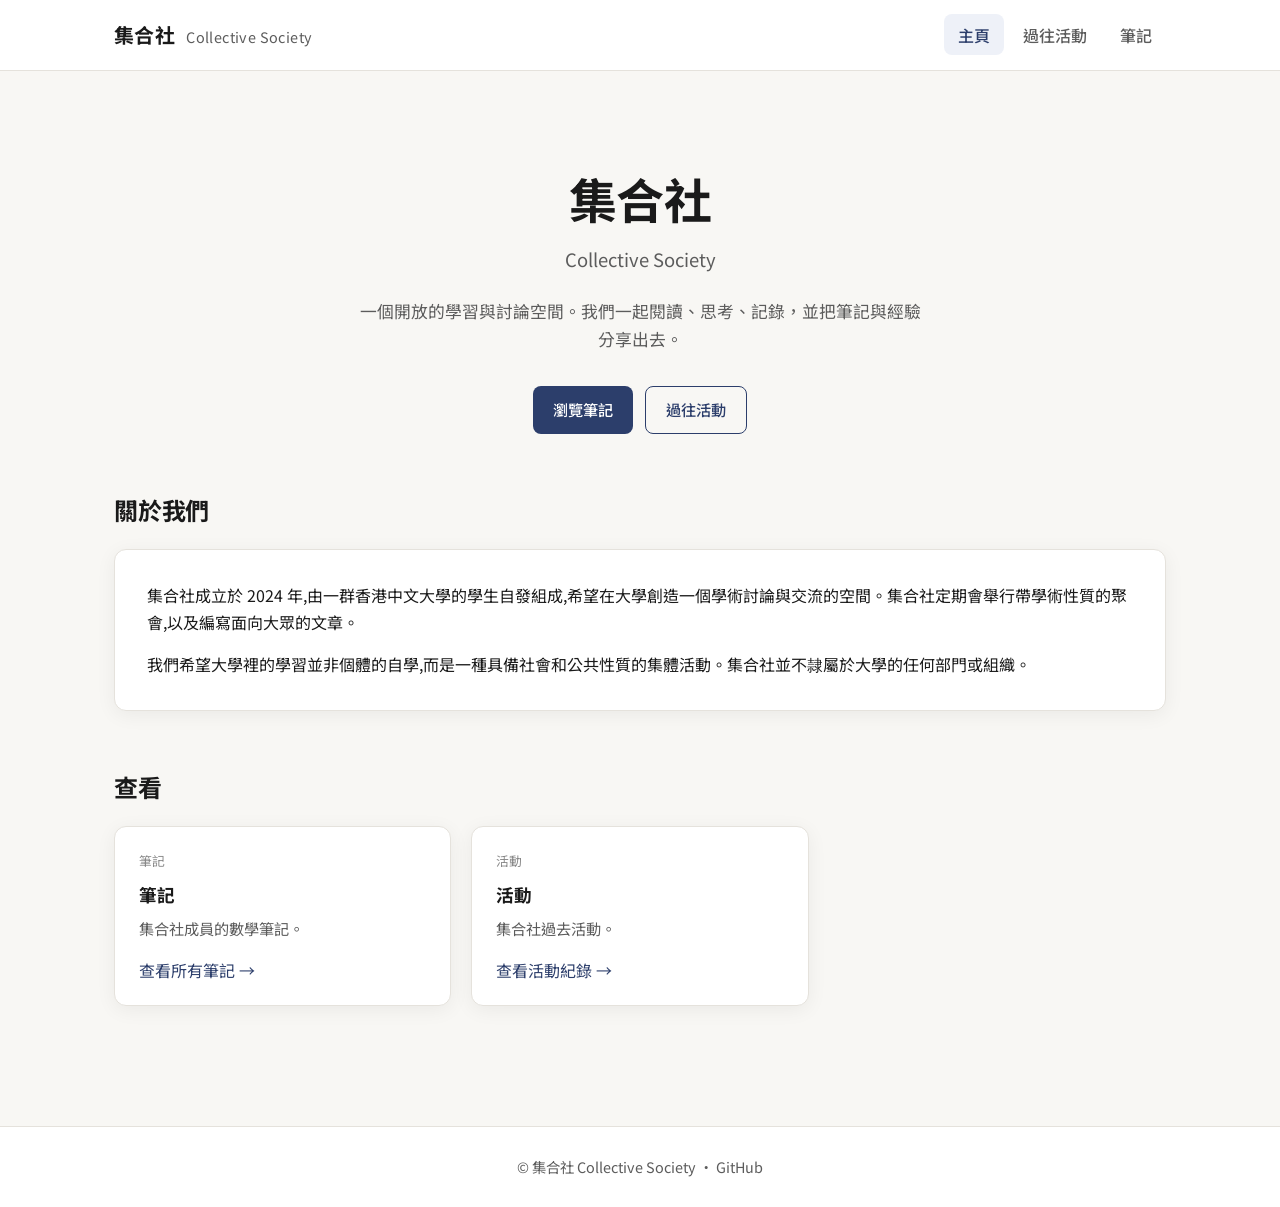
<file: index.html>
<!DOCTYPE html>
<html lang="zh-Hant">
<head>
  <meta charset="UTF-8" />
  <meta name="viewport" content="width=device-width, initial-scale=1" />
  <title>主頁 · 集合社 Collective Society</title>
  <meta name="description" content="集合社 Collective Society — 學習、討論與筆記分享的集體空間" />
  <link rel="preconnect" href="https://fonts.googleapis.com" />
  <link rel="preconnect" href="https://fonts.gstatic.com" crossorigin />
  <link href="https://fonts.googleapis.com/css2?family=Noto+Sans+TC:wght@400;500;700&family=Inter:wght@400;500;600;700&display=swap" rel="stylesheet" />
  <link rel="stylesheet" href="style.css" />
</head>
<body>
  <header class="site-header">
    <div class="header-inner">
      <a href="index.html" class="logo">集合社 <span>Collective Society</span></a>
      <nav class="nav">
        <a href="index.html" class="active">主頁</a>
        <a href="events.html">過往活動</a>
        <a href="notes.html">筆記</a>
      </nav>
    </div>
  </header>

  <main>
    <section class="hero">
      <h1>集合社</h1>
      <p class="subtitle">Collective Society</p>
      <p class="lead">一個開放的學習與討論空間。我們一起閱讀、思考、記錄，並把筆記與經驗分享出去。</p>
      <div style="display:flex; gap:0.75rem; justify-content:center; flex-wrap:wrap;">
        <a class="btn" href="notes.html">瀏覽筆記</a>
        <a class="btn btn-outline" href="events.html">過往活動</a>
      </div>
    </section>

    <section class="section">
      <h2 class="section-title">關於我們</h2>
      <div class="about-box">
        <p>集合社成立於 2024 年,由一群香港中文大學的學生自發組成,希望在大學創造一個學術討論與交流的空間。集合社定期會舉行帶學術性質的聚會,以及編寫面向大眾的文章。</p>
        <p>我們希望大學裡的學習並非個體的自學,而是一種具備社會和公共性質的集體活動。集合社並不隷屬於大學的任何部門或組織。</p>
      </div>
    </section>

    <section class="section">
      <h2 class="section-title">查看</h2>
      <div class="cards">
        <article class="card">
          <div class="meta">筆記</div>
          <h3>筆記</h3>
          <p>集合社成員的數學筆記。</p>
          <a href="notes.html">查看所有筆記 →</a>
        </article>
        <article class="card">
          <div class="meta">活動</div>
          <h3>活動</h3>
          <p>集合社過去活動。</p>
          <a href="events.html">查看活動紀錄 →</a>
        </article>
      </div>
    </section>
  </main>

  <footer class="site-footer">
    <p>© 集合社 Collective Society · <a href="https://github.com/KelvinHoKaHim/collective-society" target="_blank" rel="noopener">GitHub</a></p>
  </footer>
</body>
</html>
</file>
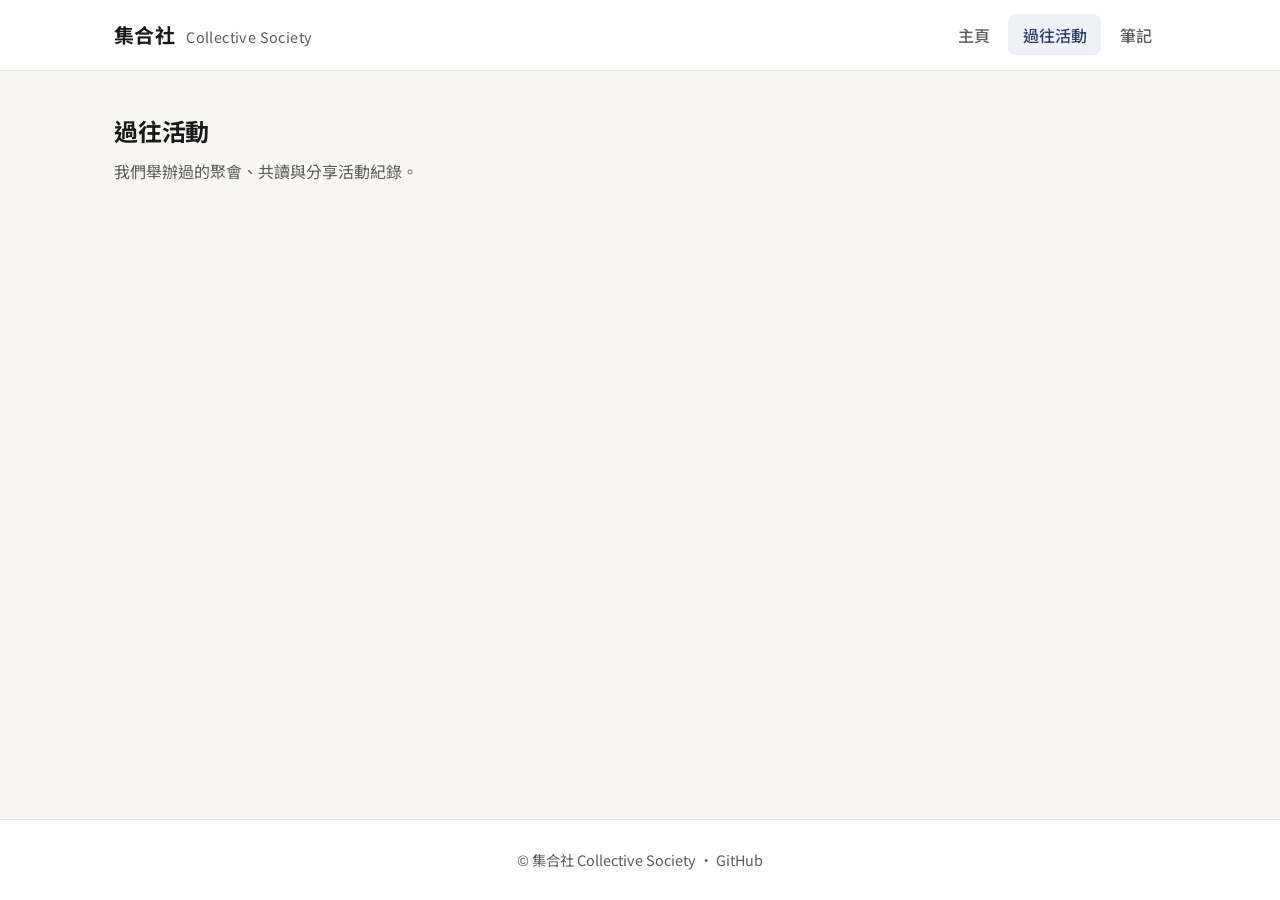
<file: events.html>
<!DOCTYPE html>
<html lang="zh-Hant">
<head>
  <meta charset="UTF-8" />
  <meta name="viewport" content="width=device-width, initial-scale=1" />
  <title>過往活動 · 集合社 Collective Society</title>
  <meta name="description" content="集合社過往活動紀錄" />
  <link rel="preconnect" href="https://fonts.googleapis.com" />
  <link rel="preconnect" href="https://fonts.gstatic.com" crossorigin />
  <link href="https://fonts.googleapis.com/css2?family=Noto+Sans+TC:wght@400;500;700&family=Inter:wght@400;500;600;700&display=swap" rel="stylesheet" />
  <link rel="stylesheet" href="style.css" />
</head>
<body>
  <header class="site-header">
    <div class="header-inner">
      <a href="index.html" class="logo">集合社 <span>Collective Society</span></a>
      <nav class="nav">
        <a href="index.html">主頁</a>
        <a href="events.html" class="active">過往活動</a>
        <a href="notes.html">筆記</a>
      </nav>
    </div>
  </header>

  <main>
    <h1 class="section-title" style="margin-bottom:0.5rem;">過往活動</h1>
    <p style="color:var(--text-muted); margin-bottom:2rem;">我們舉辦過的聚會、共讀與分享活動紀錄。</p>
    <!--
    <div class="event-list">
      
      <article class="event-item">
        <div class="event-date">2026-07</div>
        <div>
          <h3>第三次聚會 · 現象學與數學基礎</h3>
          <p>討論 Husserl 與數學中的「直觀」問題。有筆記可於「筆記」頁下載。</p>
        </div>
      </article>

      <article class="event-item">
        <div class="event-date">2026-05</div>
        <div>
          <h3>第二次聚會 · 共讀《存在與時間》選章</h3>
          <p>聚焦「在世存在」與世界概念。參與者分享各自的閱讀筆記。</p>
        </div>
      </article>

      <article class="event-item">
        <div class="event-date">2026-03</div>
        <div>
          <h3>第一次聚會 · 集合社成立與方向討論</h3>
          <p>互相認識、討論未來想讀的文本與形式。正式開始。</p>
        </div>
      </article>
    </div>
  -->

  </main>

  <footer class="site-footer">
    <p>© 集合社 Collective Society · <a href="https://github.com/KelvinHoKaHim/collective-society" target="_blank" rel="noopener">GitHub</a></p>
  </footer>
</body>
</html>
</file>
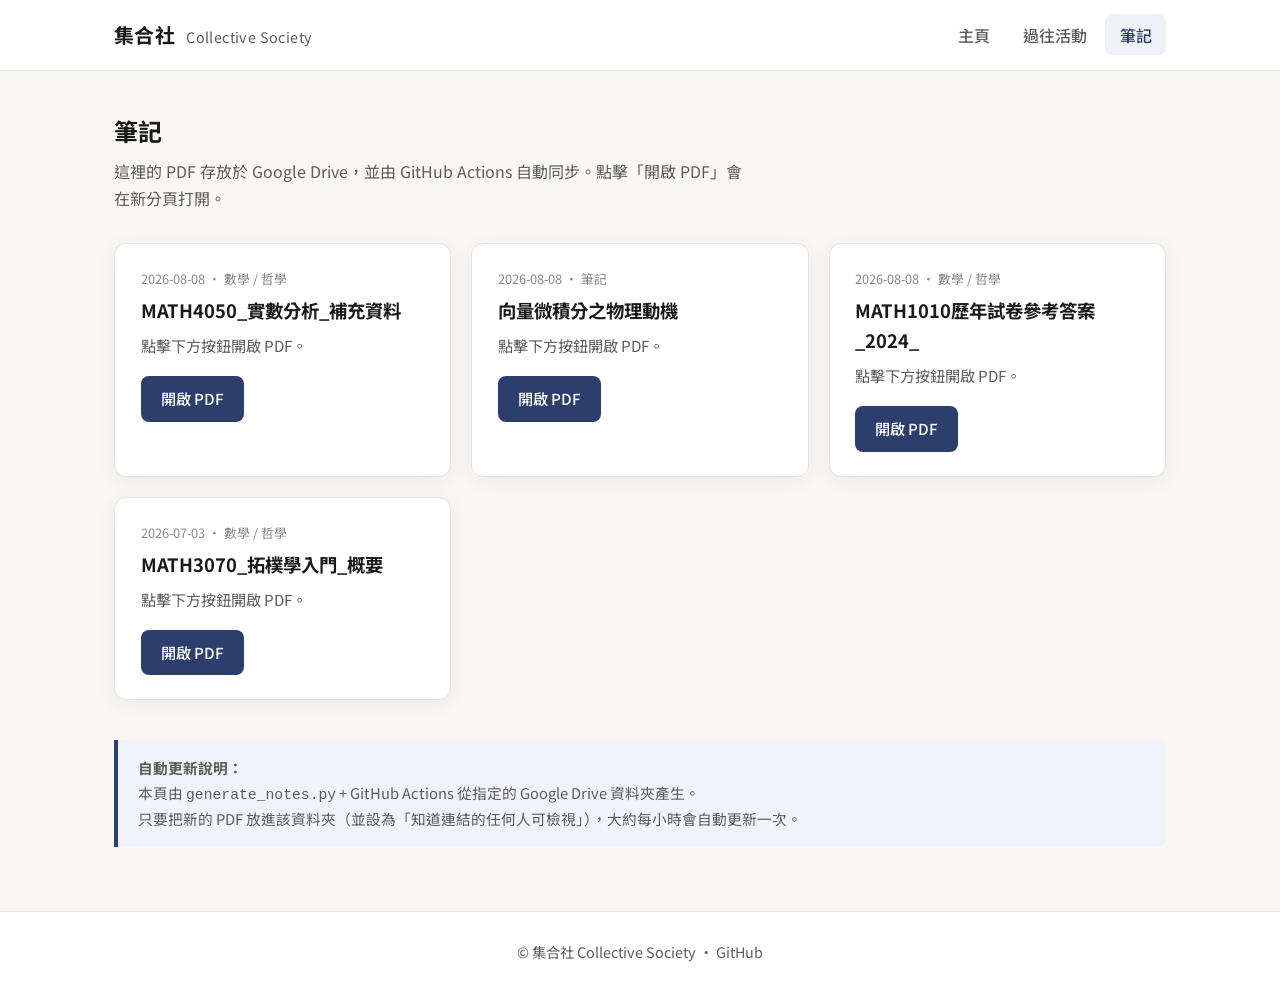
<file: notes.html>
<!DOCTYPE html>
<html lang="zh-Hant">
<head>
  <meta charset="UTF-8" />
  <meta name="viewport" content="width=device-width, initial-scale=1" />
  <title>筆記 · 集合社 Collective Society</title>
  <meta name="description" content="集合社筆記與 PDF 分享（自動從 Google Drive 更新）" />
  <link rel="preconnect" href="https://fonts.googleapis.com" />
  <link rel="preconnect" href="https://fonts.gstatic.com" crossorigin />
  <link href="https://fonts.googleapis.com/css2?family=Noto+Sans+TC:wght@400;500;700&family=Inter:wght@400;500;600;700&display=swap" rel="stylesheet" />
  <link rel="stylesheet" href="style.css" />
</head>
<body>
  <header class="site-header">
    <div class="header-inner">
      <a href="index.html" class="logo">集合社 <span>Collective Society</span></a>
      <nav class="nav">
        <a href="index.html">主頁</a>
        <a href="events.html">過往活動</a>
        <a href="notes.html" class="active">筆記</a>
      </nav>
    </div>
  </header>

  <main>
    <h1 class="section-title" style="margin-bottom:0.5rem;">筆記</h1>
    <p style="color:var(--text-muted); margin-bottom:2rem;">
      這裡的 PDF 存放於 Google Drive，並由 GitHub Actions 自動同步。點擊「開啟 PDF」會在新分頁打開。
    </p>

    <div class="cards" style="margin-bottom:2.5rem;">
      <article class="note-card">
        <div class="note-meta">2026-08-08 · 數學 / 哲學</div>
        <h3>MATH4050_實數分析_補充資料</h3>
        <p>點擊下方按鈕開啟 PDF。</p>
        <a class="btn" href="https://drive.google.com/file/d/1ryS7A8uRjYAkbOGfjrm0JfoeOSpc0yLO/view?usp=drivesdk" target="_blank" rel="noopener">開啟 PDF</a>
      </article>
      <article class="note-card">
        <div class="note-meta">2026-08-08 · 筆記</div>
        <h3>向量微積分之物理動機</h3>
        <p>點擊下方按鈕開啟 PDF。</p>
        <a class="btn" href="https://drive.google.com/file/d/1B4rDmk1IFZWUaa1GVhWp3ONfeAaHxpnW/view?usp=drivesdk" target="_blank" rel="noopener">開啟 PDF</a>
      </article>
      <article class="note-card">
        <div class="note-meta">2026-08-08 · 數學 / 哲學</div>
        <h3>MATH1010歷年試卷參考答案_2024_</h3>
        <p>點擊下方按鈕開啟 PDF。</p>
        <a class="btn" href="https://drive.google.com/file/d/11nGItJQD5UJniF4R43Yx8tSdpXwOgXuP/view?usp=drivesdk" target="_blank" rel="noopener">開啟 PDF</a>
      </article>
      <article class="note-card">
        <div class="note-meta">2026-07-03 · 數學 / 哲學</div>
        <h3>MATH3070_拓樸學入門_概要</h3>
        <p>點擊下方按鈕開啟 PDF。</p>
        <a class="btn" href="https://drive.google.com/file/d/1kcVMPu7pHuaRwdQkffsJU21MDc_Bp_zS/view?usp=drivesdk" target="_blank" rel="noopener">開啟 PDF</a>
      </article>
    </div>

    <div class="hint">
      <strong>自動更新說明：</strong><br>
      本頁由 <code>generate_notes.py</code> + GitHub Actions 從指定的 Google Drive 資料夾產生。<br>
      只要把新的 PDF 放進該資料夾（並設為「知道連結的任何人可檢視」），大約每小時會自動更新一次。
    </div>
  </main>

  <footer class="site-footer">
    <p>© 集合社 Collective Society · <a href="https://github.com/KelvinHoKaHim/collective-society" target="_blank" rel="noopener">GitHub</a></p>
  </footer>
</body>
</html>
</file>
<file: style.css>
/* 集合社 Collective Society - styles */

:root {
  --bg: #f8f7f4;
  --surface: #ffffff;
  --text: #1a1a1a;
  --text-muted: #5c5c5c;
  --accent: #2c3e6b;
  --accent-hover: #1e2d4f;
  --border: #e5e2dc;
  --radius: 12px;
  --shadow: 0 4px 20px rgba(0,0,0,0.06);
  --font-sans: "Noto Sans TC", "Inter", system-ui, -apple-system, sans-serif;
}

*, *::before, *::after { box-sizing: border-box; margin: 0; padding: 0; }

html { scroll-behavior: smooth; }

body {
  font-family: var(--font-sans);
  background: var(--bg);
  color: var(--text);
  line-height: 1.65;
  min-height: 100vh;
  display: flex;
  flex-direction: column;
}

a { color: var(--accent); text-decoration: none; }
a:hover { text-decoration: underline; }

img { max-width: 100%; display: block; }

/* Header */
.site-header {
  background: var(--surface);
  border-bottom: 1px solid var(--border);
  position: sticky;
  top: 0;
  z-index: 100;
  backdrop-filter: blur(8px);
}

.header-inner {
  max-width: 1100px;
  margin: 0 auto;
  padding: 0.9rem 1.5rem;
  display: flex;
  align-items: center;
  justify-content: space-between;
  gap: 1rem;
}

.logo {
  font-weight: 700;
  font-size: 1.25rem;
  color: var(--text);
  letter-spacing: 0.02em;
  text-decoration: none;
}
.logo span {
  font-weight: 400;
  color: var(--text-muted);
  font-size: 0.9rem;
  margin-left: 0.35rem;
}

.nav {
  display: flex;
  gap: 0.25rem;
  flex-wrap: wrap;
}

.nav a {
  padding: 0.45rem 0.9rem;
  border-radius: 8px;
  color: var(--text-muted);
  font-weight: 500;
  text-decoration: none;
  transition: all 0.15s ease;
}
.nav a:hover,
.nav a.active {
  background: #eef1f8;
  color: var(--accent);
  text-decoration: none;
}

/* Main */
main {
  flex: 1;
  max-width: 1100px;
  width: 100%;
  margin: 0 auto;
  padding: 2.5rem 1.5rem 4rem;
}

/* Hero */
.hero {
  text-align: center;
  padding: 3rem 1rem 3.5rem;
}
.hero h1 {
  font-size: clamp(2.2rem, 5vw, 3rem);
  font-weight: 700;
  letter-spacing: -0.02em;
  margin-bottom: 0.4rem;
}
.hero .subtitle {
  font-size: 1.15rem;
  color: var(--text-muted);
  margin-bottom: 1.5rem;
}
.hero p.lead {
  max-width: 36rem;
  margin: 0 auto 2rem;
  color: var(--text-muted);
  font-size: 1.05rem;
}

/* Buttons */
.btn {
  display: inline-flex;
  align-items: center;
  gap: 0.4rem;
  padding: 0.65rem 1.25rem;
  background: var(--accent);
  color: #fff !important;
  border-radius: 8px;
  font-weight: 500;
  text-decoration: none !important;
  transition: background 0.15s ease;
  border: none;
  cursor: pointer;
  font-size: 0.95rem;
}
.btn:hover {
  background: var(--accent-hover);
}
.btn-outline {
  background: transparent;
  color: var(--accent) !important;
  border: 1.5px solid var(--accent);
}
.btn-outline:hover {
  background: #eef1f8;
}

/* Sections */
.section {
  margin-bottom: 3.5rem;
}
.section-title {
  font-size: 1.5rem;
  font-weight: 700;
  margin-bottom: 1.25rem;
  letter-spacing: -0.01em;
}
.section-title + p {
  color: var(--text-muted);
  margin-bottom: 1.75rem;
  max-width: 40rem;
}

/* Cards grid */
.cards {
  display: grid;
  grid-template-columns: repeat(auto-fill, minmax(280px, 1fr));
  gap: 1.25rem;
}

.card {
  background: var(--surface);
  border: 1px solid var(--border);
  border-radius: var(--radius);
  padding: 1.4rem 1.5rem;
  box-shadow: var(--shadow);
  transition: transform 0.15s ease, box-shadow 0.15s ease;
}
.card:hover {
  transform: translateY(-2px);
  box-shadow: 0 8px 28px rgba(0,0,0,0.08);
}
.card h3 {
  font-size: 1.1rem;
  margin-bottom: 0.4rem;
}
.card p {
  color: var(--text-muted);
  font-size: 0.95rem;
  margin-bottom: 1rem;
}
.card .meta {
  font-size: 0.8rem;
  color: #888;
  margin-bottom: 0.6rem;
}

/* Note cards */
.note-card {
  background: var(--surface);
  border: 1px solid var(--border);
  border-radius: var(--radius);
  padding: 1.5rem 1.6rem;
  box-shadow: var(--shadow);
}
.note-card .note-meta {
  font-size: 0.8rem;
  color: #888;
  margin-bottom: 0.35rem;
}
.note-card h3 {
  font-size: 1.15rem;
  margin-bottom: 0.5rem;
}
.note-card p {
  color: var(--text-muted);
  font-size: 0.95rem;
  margin-bottom: 1.1rem;
}

/* Event timeline style */
.event-list {
  display: flex;
  flex-direction: column;
  gap: 1.25rem;
}
.event-item {
  display: grid;
  grid-template-columns: 110px 1fr;
  gap: 1.25rem;
  background: var(--surface);
  border: 1px solid var(--border);
  border-radius: var(--radius);
  padding: 1.25rem 1.5rem;
  box-shadow: var(--shadow);
}
.event-date {
  font-weight: 600;
  color: var(--accent);
  font-size: 0.95rem;
}
.event-item h3 {
  font-size: 1.1rem;
  margin-bottom: 0.3rem;
}
.event-item p {
  color: var(--text-muted);
  font-size: 0.95rem;
}

/* About box */
.about-box {
  background: var(--surface);
  border: 1px solid var(--border);
  border-radius: var(--radius);
  padding: 2rem;
  box-shadow: var(--shadow);
}
.about-box p + p { margin-top: 1rem; }

/* Footer */
.site-footer {
  border-top: 1px solid var(--border);
  background: var(--surface);
  padding: 1.75rem 1.5rem;
  text-align: center;
  color: var(--text-muted);
  font-size: 0.9rem;
}
.site-footer a { color: var(--text-muted); }

/* Utility */
.mt-2 { margin-top: 2rem; }
.text-center { text-align: center; }
.hint {
  background: #f0f4fa;
  border-left: 4px solid var(--accent);
  padding: 1rem 1.25rem;
  border-radius: 0 8px 8px 0;
  font-size: 0.92rem;
  color: var(--text-muted);
  margin-top: 2rem;
}

/* Responsive */
@media (max-width: 640px) {
  .header-inner { flex-direction: column; align-items: flex-start; }
  .nav { width: 100%; }
  .event-item { grid-template-columns: 1fr; gap: 0.4rem; }
  .hero { padding: 2rem 0.5rem 2.5rem; }
}
</file>
